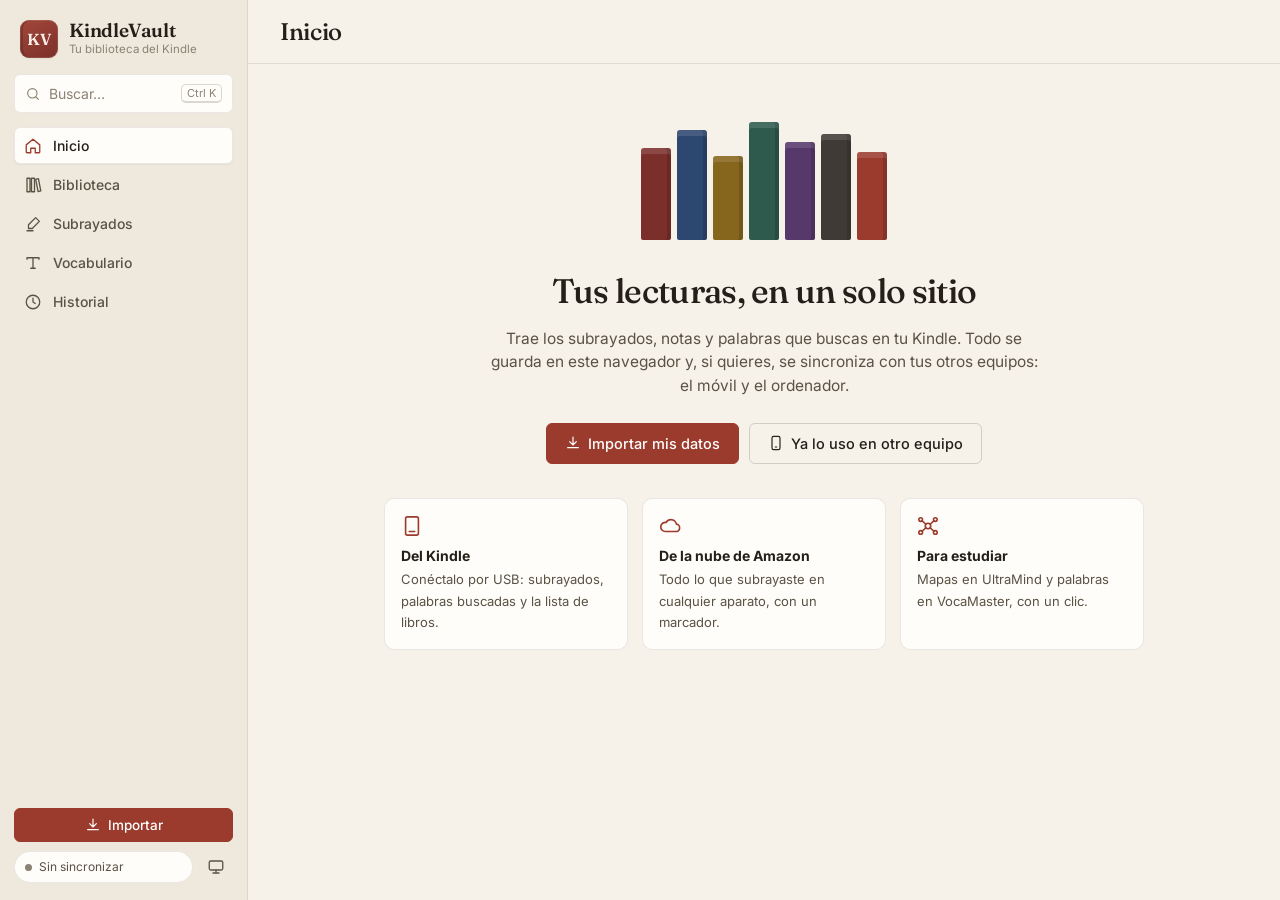
<file: index.html>
<!DOCTYPE html>
<html lang="es">
<head>
<meta charset="UTF-8">
<meta name="viewport" content="width=device-width, initial-scale=1.0, viewport-fit=cover">
<meta name="theme-color" content="#f6f2ea">
<script>try{var t=localStorage.getItem('kindlevault:theme');if(t==='light'||t==='dark')document.documentElement.dataset.theme=t;}catch(e){}</script>
<title>KindleVault</title>
<meta name="description" content="Subrayados, notas y vocabulario de tu Kindle, en el navegador.">
<link rel="manifest" href="manifest.webmanifest">
<link rel="apple-touch-icon" href="icons/apple-touch-icon.png">
<meta name="mobile-web-app-capable" content="yes">
<meta name="apple-mobile-web-app-capable" content="yes">
<meta name="apple-mobile-web-app-title" content="KindleVault">
<link rel="icon" href="data:image/svg+xml,<svg xmlns='http://www.w3.org/2000/svg' viewBox='0 0 64 64'><rect width='64' height='64' rx='8' fill='%23ede6d5'/><text x='32' y='42' font-family='Georgia,serif' font-size='26' font-weight='600' text-anchor='middle' fill='%238b3a2f'>KV</text></svg>">
<link rel="preconnect" href="https://fonts.googleapis.com">
<link rel="preconnect" href="https://fonts.gstatic.com" crossorigin>
<link href="https://fonts.googleapis.com/css2?family=Fraunces:ital,opsz,wght@0,9..144,400;0,9..144,500;0,9..144,600;1,9..144,400&family=Inter:wght@400;500;600&display=swap" rel="stylesheet">
<link rel="stylesheet" href="css/styles.css">
</head>
<body>

<div class="app">
  <!-- Menú lateral (en el móvil, un cajón que se abre con ☰) -->
  <aside class="rail" id="rail" aria-label="Menú">
    <div class="brand">
      <div class="brand-mark">KV</div>
      <div class="brand-text">
        <div class="brand-name">KindleVault</div>
        <div class="brand-sub" id="stats-line">cargando…</div>
      </div>
    </div>
    <button class="search-trigger" id="btn-search" title="Buscar libros, subrayados y palabras (Ctrl+K)">
      <i data-icon="search"></i><span>Buscar…</span><kbd>Ctrl K</kbd>
    </button>
    <nav class="nav" aria-label="Secciones">
      <button class="nav-item" data-tab="home"><i data-icon="home"></i><span>Inicio</span></button>
      <button class="nav-item" data-tab="books"><i data-icon="library"></i><span>Biblioteca</span><span class="nav-count" data-count="books"></span></button>
      <button class="nav-item" data-tab="highlights"><i data-icon="highlight"></i><span>Subrayados</span><span class="nav-count" data-count="highlights"></span></button>
      <button class="nav-item" data-tab="vocab"><i data-icon="words"></i><span>Vocabulario</span><span class="nav-count" data-count="vocab"></span></button>
      <button class="nav-item" data-tab="history"><i data-icon="history"></i><span>Historial</span></button>
    </nav>
    <div class="rail-foot">
      <button id="btn-import" class="btn btn-primary btn-block"><i data-icon="import"></i>Importar</button>
      <button id="btn-rescan" class="btn btn-ghost btn-block hidden" title="Vuelve a leer el Kindle tal como está ahora: libros nuevos, subrayados y palabras"><i data-icon="refresh"></i>Volver a escanear el Kindle</button>
      <div class="rail-row">
        <button id="sync-pill" class="status-pill sync-pill" title="Sincronización">Sincronización</button>
        <button id="btn-theme" class="icon-btn" title="Tema"></button>
      </div>
    </div>
  </aside>
  <div class="rail-scrim" id="rail-scrim"></div>

  <div class="workspace">
    <header class="topbar">
      <button class="icon-btn only-mobile" id="btn-menu" aria-label="Menú"><i data-icon="menu"></i></button>
      <div class="topbar-title">
        <button class="crumb hidden" id="btn-back"><i data-icon="back"></i><span id="back-label">Biblioteca</span></button>
        <h1 id="view-title">Inicio</h1>
      </div>
      <div class="topbar-actions">
        <button id="btn-vocamaster" class="btn btn-ghost hidden"><i data-icon="send"></i><span>Enviar a VocaMaster</span></button>
        <button id="btn-export" class="btn btn-ghost hidden"><i data-icon="export"></i><span>Exportar</span></button>
        <button class="icon-btn only-mobile" id="btn-search-m" aria-label="Buscar"><i data-icon="search"></i></button>
        <button class="icon-btn icon-btn-primary only-mobile" id="btn-import-m" aria-label="Importar"><i data-icon="plus"></i></button>
      </div>
    </header>

    <div id="banner" class="notice hidden" role="status"></div>

    <div class="toolbar hidden" id="toolbar">
      <label class="search-wrap">
        <i data-icon="search"></i>
        <input id="search" type="search" placeholder="Buscar…" autocomplete="off">
      </label>
      <div class="filters" id="filters"></div>
      <div class="toolbar-end">
        <span id="result-count" class="result-count"></span>
        <label class="sort-wrap" title="Orden"><i data-icon="sort"></i><select id="sort" class="select-bare" aria-label="Orden"></select></label>
      </div>
    </div>
    <div id="active-filters" class="active-filters hidden"></div>
    <div id="selection-bar" class="selection-bar hidden"></div>

    <main id="results" class="results"></main>
  </div>

  <!-- Móvil: pestañas abajo -->
  <nav class="tabbar" aria-label="Secciones">
    <button class="tabbar-item" data-tab="home"><i data-icon="home"></i><span>Inicio</span></button>
    <button class="tabbar-item" data-tab="books"><i data-icon="library"></i><span>Libros</span></button>
    <button class="tabbar-item" data-tab="highlights"><i data-icon="highlight"></i><span>Subrayados</span></button>
    <button class="tabbar-item" data-tab="vocab"><i data-icon="words"></i><span>Palabras</span></button>
    <button class="tabbar-item" data-tab="history"><i data-icon="history"></i><span>Historial</span></button>
  </nav>
</div>

<!-- Desplegable de filtros -->
<div id="popover" class="popover hidden" role="dialog"></div>

<!-- Buscador (Ctrl+K) -->
<div id="search-dialog" class="dialog-backdrop palette-backdrop hidden">
  <div class="palette" role="dialog" aria-label="Buscar">
    <label class="palette-input">
      <i data-icon="search"></i>
      <input id="palette-input" type="search" placeholder="Busca un libro, un subrayado o una palabra…" autocomplete="off">
      <kbd>Esc</kbd>
    </label>
    <div id="palette-results" class="palette-results"></div>
  </div>
</div>

<!-- Importar con archivos sueltos (Clippings, vocab.db, cuadernos, nube de Amazon) -->
<input id="kindle-files" type="file" multiple hidden>
<input id="sync-readonly-file" type="file" hidden accept=".json,application/json">

<!-- Diálogo: sincronización -->
<div id="sync-dialog" class="dialog-backdrop hidden">
  <div class="dialog dialog-narrow">
    <header class="dialog-header">
      <h2>Sincronización</h2>
      <button class="btn-close" data-close="sync-dialog" aria-label="Cerrar"><i data-icon="x"></i></button>
    </header>
    <div class="dialog-body" id="sync-body"></div>
  </div>
</div>

<!-- Diálogo: importar -->
<div id="import-dialog" class="dialog-backdrop hidden">
  <div class="dialog dialog-wide">
    <header class="dialog-header">
      <div>
        <h2>Importar</h2>
        <p class="dialog-sub">Elige de dónde traer tus subrayados y palabras. Puedes combinar varias fuentes: lo repetido se junta solo.</p>
      </div>
      <button class="btn-close" data-close="import-dialog" aria-label="Cerrar"><i data-icon="x"></i></button>
    </header>
    <div class="dialog-body">
      <div class="sources">
        <section class="source source-main">
          <div class="source-icon"><i data-icon="kindle"></i></div>
          <div class="source-body">
            <h3>Kindle conectado por USB</h3>
            <p>Lo que subrayas en ese Kindle, las palabras que buscas y la lista de libros que tiene. Solo se lee: nunca se escribe en el Kindle.</p>
            <div class="source-actions">
              <button id="btn-pick-kindle" class="btn btn-primary"><i data-icon="folder"></i>Elegir el Kindle</button>
              <button id="btn-rescan-dialog" class="btn btn-ghost hidden"><i data-icon="refresh"></i>Volver a escanear el de la última vez</button>
            </div>
            <details class="more">
              <summary>Cómo se hace</summary>
              <ol class="steps">
                <li>Conecta el Kindle al ordenador con el cable USB.</li>
                <li>Pulsa <strong>Elegir el Kindle</strong> y selecciona su unidad entera (por ejemplo <code>D:</code>), no una carpeta de dentro.</li>
                <li>Si el navegador pregunta, permite que KindleVault <em>vea</em> los archivos.</li>
              </ol>
              <p id="import-hint">Sin «Elegir el Kindle» (Firefox, Safari, móvil): usa <strong>Elegir archivos</strong> y escoge <code>documents/My Clippings.txt</code> y, para el vocabulario, <code>vocab.db</code> <strong>y</strong> <code>vocab.db-wal</code> (si está) de <code>system/vocabulary</code>, todos a la vez: en <code>vocab.db-wal</code> guarda el Kindle las últimas palabras buscadas. La carpeta <code>system</code> está oculta: activa «Mostrar elementos ocultos» en el Explorador.</p>
            </details>
            <details class="more">
              <summary>¿Tu Kindle no aparece como unidad (<code>D:</code>, <code>E:</code>…)?</summary>
              <p>Los Kindle recientes (por ejemplo, el Paperwhite de 2021 en adelante) se conectan como <em>dispositivo</em>: el Explorador los muestra en «Este equipo» como <strong>Kindle → Internal Storage</strong>, sin letra, y el navegador no puede abrirlos. Hazlo así:</p>
              <ol class="steps">
                <li>En el Explorador, abre <strong>Kindle → Internal Storage → system</strong> y copia la carpeta <code>vocabulary</code> <strong>entera</strong> a tu ordenador (lleva <code>vocab.db</code> y, si existe, <code>vocab.db-wal</code>). Copia también <code>documents/My Clippings.txt</code>.</li>
                <li>Arrastra a esta página la carpeta <code>vocabulary</code> y <code>My Clippings.txt</code>.</li>
              </ol>
              <p>La copia no se actualiza sola: cuando busques palabras nuevas, vuelve a copiarla.</p>
            </details>
          </div>
        </section>

        <section class="source">
          <div class="source-icon"><i data-icon="cloud"></i></div>
          <div class="source-body">
            <h3>Nube de Amazon</h3>
            <p>Todos tus libros con subrayados, también los hechos en el móvil o en otro Kindle y los que no tienes descargados.</p>
            <div class="source-actions">
              <a id="amazon-bookmarklet" class="bookmarklet" href="#" title="Arrástrame a la barra de marcadores"><i data-icon="bookmark"></i>KindleVault: nube de Amazon</a>
            </div>
            <details class="more">
              <summary>Cómo se hace</summary>
              <ol class="steps">
                <li>Arrastra el botón de arriba a tu barra de marcadores (si no la ves: <kbd>Ctrl</kbd>+<kbd>Mayús</kbd>+<kbd>B</kbd>).</li>
                <li>Abre tu cuaderno de Kindle e inicia sesión: <a href="https://read.amazon.com/notebook" target="_blank" rel="noopener">read.amazon.com/notebook</a> (o <a href="https://leer.amazon.es/notebook" target="_blank" rel="noopener">leer.amazon.es/notebook</a>).</li>
                <li>Pulsa el marcador: lee tus libros uno a uno.</li>
                <li>Al terminar, pulsa <strong>Llevar a KindleVault</strong> y se importa solo. Si no se abre, <strong>Descargar el archivo</strong> y ábrelo aquí con <strong>Elegir archivos</strong>.</li>
              </ol>
              <p>¿Ya tenías el marcador? Vuelve a arrastrar este: el antiguo no tiene «Llevar a KindleVault». Solo lee tus páginas de Amazon con tu sesión.</p>
            </details>
          </div>
        </section>

        <section class="source">
          <div class="source-icon"><i data-icon="laptop"></i></div>
          <div class="source-body">
            <h3>App Kindle (ordenador o móvil)</h3>
            <p>El cuaderno de un libro, con sus capítulos: en la app, <strong>Cuaderno → Exportar cuaderno</strong> (estilo de cita «Ninguno») y abre aquí el <code>.html</code>.</p>
          </div>
        </section>

        <section class="source">
          <div class="source-icon"><i data-icon="database"></i></div>
          <div class="source-body">
            <h3>Kindle Mate y otros archivos</h3>
            <p>Lo que exportaste de Kindle Mate (<code>.db</code> y <code>.txt</code>), un <code>My Clippings.txt</code>, un <code>vocab.db</code> o tu archivo de sincronización.</p>
          </div>
        </section>
      </div>

      <div class="dropzone" id="dropzone">
        <i data-icon="import"></i>
        <div>
          <strong>Suelta aquí archivos o una carpeta</strong>
          <span>o</span>
          <button id="btn-pick-files" class="btn btn-ghost btn-sm"><i data-icon="file"></i>Elegir archivos…</button>
        </div>
        <span class="dropzone-hint">Puedes elegir varios a la vez. También puedes soltarlos en cualquier parte de la página.</span>
      </div>
    </div>
  </div>
</div>

<!-- Diálogo: exportar -->
<div id="export-dialog" class="dialog-backdrop hidden">
  <div class="dialog">
    <header class="dialog-header">
      <h2 id="export-title">Exportar</h2>
      <button class="btn-close" data-close="export-dialog" aria-label="Cerrar"><i data-icon="x"></i></button>
    </header>
    <div class="dialog-body">
      <div class="row">
        <label class="label" for="export-format">Formato</label>
        <select id="export-format" class="select">
          <option value="ultramind" id="opt-format-ultramind">UltraMind — mapa mental</option>
          <option value="markdown">Markdown — para gitMind / Obsidian</option>
          <option value="txt">Texto plano</option>
          <option value="csv">CSV (Excel)</option>
          <option value="json">JSON</option>
        </select>
        <div class="hint hidden" id="format-hint-ultramind">Un mapa por libro: el título es el tema central y cada subrayado, una rama. Solo van los subrayados; las notas que escribiste en el Kindle quedan en la nota de su rama. Pulsa <strong>🧠 Abrir en UltraMind</strong> y el mapa se crea allí solo. También puedes descargar el archivo y abrirlo en UltraMind con <strong>Abrir o importar</strong>.</div>
        <div class="um-send hidden" id="ultramind-send"></div>
        <div class="hint hidden" id="format-hint-vocab">Para estudiar estas palabras en VocaMaster, usa mejor el botón <strong>Enviar a VocaMaster</strong>: VocaMaster no lee bien este CSV.</div>
      </div>
      <div class="row" id="row-presets">
        <label class="label">Preset rápido</label>
        <div class="preset-group">
          <button class="btn-preset" data-preset="full">Completo</button>
          <button class="btn-preset" data-preset="text-only">Solo texto</button>
          <button class="btn-preset" data-preset="study">Para estudio</button>
        </div>
        <div class="hint">“Solo texto” exporta el contenido sin libro, autor, ubicación ni fecha.</div>
      </div>
      <div class="opt-section" id="opt-highlights">
        <div class="opt-section-title">Datos de cada subrayado o nota</div>
        <div class="opt-grid">
          <label class="check-item"><input type="checkbox" data-opt="include_book_title" checked> <span>Título del libro</span></label>
          <label class="check-item"><input type="checkbox" data-opt="include_author" checked> <span>Autor</span></label>
          <label class="check-item"><input type="checkbox" data-opt="include_language" checked> <span>Idioma</span></label>
          <label class="check-item"><input type="checkbox" data-opt="include_location" checked> <span>Ubicación / página</span></label>
          <label class="check-item"><input type="checkbox" data-opt="include_date" checked> <span>Fecha</span></label>
          <label class="check-item"><input type="checkbox" data-opt="include_type" checked> <span>Tipo (subrayado/nota)</span></label>
        </div>
      </div>
      <div class="opt-section" id="opt-vocab">
        <div class="opt-section-title">Datos de cada palabra</div>
        <div class="opt-grid">
          <label class="check-item"><input type="checkbox" data-opt="include_context" checked> <span>Frase de contexto</span></label>
          <label class="check-item"><input type="checkbox" data-opt="include_word_language" checked> <span>Idioma de la palabra</span></label>
          <label class="check-item"><input type="checkbox" data-opt="include_source_book" checked> <span>Libro de origen</span></label>
          <label class="check-item"><input type="checkbox" data-opt="include_lookup_date" checked> <span>Fecha de búsqueda</span></label>
        </div>
      </div>
      <div class="opt-section" id="opt-structure">
        <div class="opt-section-title">Estructura del archivo</div>
        <div class="opt-grid">
          <label class="check-item"><input type="checkbox" data-opt="group_by_book" checked> <span>Agrupar por libro</span></label>
          <label class="check-item"><input type="checkbox" data-opt="include_front_matter" checked> <span>Cabecera YAML</span></label>
          <label class="check-item"><input type="checkbox" data-opt="include_main_heading" checked> <span>Título principal</span></label>
        </div>
      </div>
      <div class="preview-block">
        <div class="opt-section-title">Vista previa <span id="export-count" class="muted"></span></div>
        <pre id="export-preview"></pre>
      </div>
    </div>
    <footer class="dialog-footer">
      <button id="btn-copy-export" class="btn">Copiar</button>
      <button id="btn-do-export" class="btn btn-primary">Descargar archivo</button>
    </footer>
  </div>
</div>

<!-- Diálogo: enviar a VocaMaster -->
<div id="vocamaster-dialog" class="dialog-backdrop hidden">
  <div class="dialog">
    <header class="dialog-header">
      <h2>Enviar a VocaMaster</h2>
      <button class="btn-close" data-close="vocamaster-dialog" aria-label="Cerrar"><i data-icon="x"></i></button>
    </header>
    <div class="dialog-body">
      <div id="vm-scope" class="vm-scope hidden">
        <label class="check-item"><input type="radio" name="vm-scope" value="selected" checked> <span id="vm-scope-selected">Solo las palabras que he elegido</span></label>
        <label class="check-item"><input type="radio" name="vm-scope" value="filtered"> <span>Todas las de la lista (con los filtros que tengas puestos)</span></label>
      </div>
      <div class="opt-grid vm-options">
        <label class="check-item"><input type="checkbox" id="vm-base-form" checked> <span>Forma base («run», no «ran»)</span></label>
        <label class="check-item" id="vm-include-sent-row"><input type="checkbox" id="vm-include-sent"> <span>Incluir las ya enviadas</span></label>
        <label class="check-item"><input type="checkbox" id="vm-with-context" checked> <span>Con la frase del libro como ejemplo</span></label>
        <label class="check-item"><input type="checkbox" id="vm-all-sentences"> <span>Todas sus frases (si la buscaste varias veces)</span></label>
      </div>
      <p class="hint" id="vm-hint"></p>
      <div id="vm-send" class="vm-send"></div>
      <details class="vm-manual">
        <summary>Copiar y pegar a mano (si VocaMaster no se abre)</summary>
        <ol class="steps">
          <li>Pulsa <strong>Copiar</strong> en un bloque.</li>
          <li>En VocaMaster, con el idioma del bloque elegido, pulsa <strong>+</strong> → <strong>Vocabulario</strong> → <strong>✍️ Pegar Texto</strong>, pega y pulsa <strong>🚀 Procesar Texto</strong>.</li>
          <li>Repite con el siguiente bloque.</li>
        </ol>
        <label class="check-item"><input type="checkbox" id="vm-by-book"> <span>Un bloque por libro (cada libro, su lista)</span></label>
        <div id="vm-blocks" class="vm-blocks"></div>
      </details>
    </div>
  </div>
</div>

<div id="toast" class="toast hidden" role="status"></div>

<script type="module" src="js/app.js"></script>
</body>
</html>
</file>
<file: css/styles.css>
/* ============================================================
   KindleVault — biblioteca personal
   Papel cálido, tinta y un rojo de lomo de libro. Letra con remates
   (Fraunces) para lo que se lee; Inter para los mandos.
   ============================================================ */

:root {
  --bg: #f6f2ea;
  --rail-bg: #efe9dd;
  --surface: #fffdf9;
  --surface-2: #f3eee4;
  --surface-3: #e8e1d3;
  --text: #241f18;
  --text-2: #5a5244;
  --text-3: #8b8273;
  --border: rgba(52, 40, 20, 0.10);
  --border-strong: rgba(52, 40, 20, 0.18);
  --accent: #9b3b2d;
  --accent-hover: #842f23;
  --accent-bg: #f5e6df;
  --accent-text: #7a2c21;
  --ink: #2c4770;
  --ink-bg: #e6ecf5;
  --marker: #fbe39a;
  --marker-soft: rgba(251, 214, 110, 0.38);
  --success: #3e6b33;
  --success-bg: #e5eedc;
  --warning: #8a5a07;
  --warning-bg: #f7ebc9;
  --danger: #a1372b;
  --danger-bg: #f6dfda;
  --shadow-sm: 0 1px 2px rgba(52, 40, 20, 0.06);
  --shadow: 0 1px 2px rgba(52, 40, 20, 0.05), 0 6px 18px rgba(52, 40, 20, 0.07);
  --shadow-lg: 0 24px 60px rgba(30, 22, 10, 0.22);
  --scrim: rgba(30, 24, 14, 0.42);

  --serif: 'Fraunces', 'Iowan Old Style', Georgia, 'Times New Roman', serif;
  --sans: 'Inter', -apple-system, BlinkMacSystemFont, 'Segoe UI', Roboto, sans-serif;
  --mono: ui-monospace, 'SF Mono', Menlo, Consolas, monospace;

  --r-sm: 6px;
  --r: 10px;
  --r-lg: 14px;
  --rail-w: 248px;
  --topbar-h: 64px;
  --pad: 32px;
  color-scheme: light;
}

@media (prefers-color-scheme: dark) {
  :root:not([data-theme="light"]) {
    --bg: #15130f; --rail-bg: #1a1813; --surface: #1f1c17; --surface-2: #27231d; --surface-3: #332e26;
    --text: #ede7da; --text-2: #bdb4a2; --text-3: #8a8170;
    --border: rgba(237, 231, 218, 0.08); --border-strong: rgba(237, 231, 218, 0.16);
    --accent: #e0907a; --accent-hover: #eaa592; --accent-bg: #3a2620; --accent-text: #f0b6a5;
    --ink: #9db6dc; --ink-bg: #1f2a3a; --marker: #6b5a1f; --marker-soft: rgba(230, 190, 80, 0.20);
    --success: #a9c98c; --success-bg: #223020; --warning: #e4bd6b; --warning-bg: #3a2e12;
    --danger: #ec9a8d; --danger-bg: #3b1f1b;
    --shadow-sm: 0 1px 2px rgba(0, 0, 0, 0.3); --shadow: 0 1px 2px rgba(0, 0, 0, 0.3), 0 8px 22px rgba(0, 0, 0, 0.35);
    --shadow-lg: 0 24px 60px rgba(0, 0, 0, 0.6); --scrim: rgba(0, 0, 0, 0.55);
    color-scheme: dark;
  }
}
:root[data-theme="dark"] {
  --bg: #15130f; --rail-bg: #1a1813; --surface: #1f1c17; --surface-2: #27231d; --surface-3: #332e26;
  --text: #ede7da; --text-2: #bdb4a2; --text-3: #8a8170;
  --border: rgba(237, 231, 218, 0.08); --border-strong: rgba(237, 231, 218, 0.16);
  --accent: #e0907a; --accent-hover: #eaa592; --accent-bg: #3a2620; --accent-text: #f0b6a5;
  --ink: #9db6dc; --ink-bg: #1f2a3a; --marker: #6b5a1f; --marker-soft: rgba(230, 190, 80, 0.20);
  --success: #a9c98c; --success-bg: #223020; --warning: #e4bd6b; --warning-bg: #3a2e12;
  --danger: #ec9a8d; --danger-bg: #3b1f1b;
  --shadow-sm: 0 1px 2px rgba(0, 0, 0, 0.3); --shadow: 0 1px 2px rgba(0, 0, 0, 0.3), 0 8px 22px rgba(0, 0, 0, 0.35);
  --shadow-lg: 0 24px 60px rgba(0, 0, 0, 0.6); --scrim: rgba(0, 0, 0, 0.55);
  color-scheme: dark;
}

/* ---------- Base ---------- */
* { box-sizing: border-box; }
html, body { margin: 0; height: 100%; }
body {
  background: var(--bg);
  color: var(--text);
  font-family: var(--sans);
  font-size: 14px;
  line-height: 1.5;
  -webkit-font-smoothing: antialiased;
  overflow: hidden;
}
button { font: inherit; color: inherit; cursor: pointer; }
input, select, textarea { font: inherit; color: var(--text); }
a { color: var(--accent); }
::selection { background: var(--marker); color: var(--text); }
.hidden { display: none !important; }
.muted { color: var(--text-3); }
code { font-family: var(--mono); font-size: 0.86em; background: var(--surface-2); border: 1px solid var(--border); border-radius: 4px; padding: 0 4px; }
kbd { font-family: var(--sans); font-size: 11px; color: var(--text-3); border: 1px solid var(--border-strong); border-bottom-width: 2px; border-radius: 5px; padding: 0 5px; background: var(--surface); }
.ic { width: 18px; height: 18px; flex-shrink: 0; display: block; }
:focus-visible { outline: 2px solid var(--accent); outline-offset: 2px; }

/* ---------- Esqueleto ---------- */
.app {
  display: grid;
  grid-template-columns: var(--rail-w) minmax(0, 1fr);
  height: 100vh;
  height: 100dvh;
}
.workspace { display: flex; flex-direction: column; min-width: 0; min-height: 0; }

/* Menú lateral */
.rail {
  background: var(--rail-bg);
  border-right: 1px solid var(--border);
  display: flex; flex-direction: column;
  padding: 18px 14px 16px;
  min-height: 0; overflow-y: auto;
}
.brand { display: flex; align-items: center; gap: 11px; padding: 2px 6px 16px; }
.brand-mark {
  width: 38px; height: 38px; border-radius: 9px; flex-shrink: 0;
  display: grid; place-items: center;
  background: linear-gradient(150deg, #a3483a, #7b2f2a);
  color: #fbeee6; font-family: var(--serif); font-weight: 600; font-size: 16px; letter-spacing: 0.02em;
  box-shadow: inset 0 0 0 1px rgba(255, 255, 255, 0.12), inset 3px 0 0 rgba(0, 0, 0, 0.18), var(--shadow-sm);
}
.brand-text { min-width: 0; }
.brand-name { font-family: var(--serif); font-size: 19px; font-weight: 600; letter-spacing: -0.01em; line-height: 1.1; }
.brand-sub { font-size: 11.5px; color: var(--text-3); white-space: nowrap; overflow: hidden; text-overflow: ellipsis; }

.search-trigger {
  display: flex; align-items: center; gap: 8px; width: 100%;
  margin: 0 0 14px; padding: 8px 10px;
  background: var(--surface); color: var(--text-3);
  border: 1px solid var(--border); border-radius: var(--r-sm); text-align: left;
  transition: border-color .15s, box-shadow .15s;
}
.search-trigger span { flex: 1; }
.search-trigger:hover { border-color: var(--border-strong); box-shadow: var(--shadow-sm); }
.search-trigger .ic { width: 16px; height: 16px; }

.nav { display: flex; flex-direction: column; gap: 2px; }
.nav-item {
  display: flex; align-items: center; gap: 11px;
  padding: 8px 10px; border: 0; border-radius: var(--r-sm);
  background: none; color: var(--text-2); font-weight: 500; text-align: left;
  transition: background .12s, color .12s;
}
.nav-item span:first-of-type { flex: 1; }
.nav-item:hover { background: var(--surface-2); color: var(--text); }
.nav-item.active { background: var(--surface); color: var(--text); box-shadow: var(--shadow-sm), inset 0 0 0 1px var(--border); }
.nav-item.active .ic { color: var(--accent); }
.nav-count { font-size: 11.5px; color: var(--text-3); font-variant-numeric: tabular-nums; }

.rail-foot { margin-top: auto; padding-top: 18px; display: flex; flex-direction: column; gap: 8px; }
.rail-row { display: flex; align-items: center; gap: 6px; }
.rail-row .sync-pill { flex: 1; min-width: 0; }
.rail-scrim { display: none; }

/* Barra superior */
.topbar {
  height: var(--topbar-h); flex-shrink: 0;
  display: flex; align-items: center; gap: 14px;
  padding: 0 var(--pad);
  border-bottom: 1px solid var(--border);
  background: var(--bg);
}
.topbar-title { flex: 1; min-width: 0; display: flex; align-items: baseline; gap: 12px; }
.topbar-title h1 {
  margin: 0; font-family: var(--serif); font-weight: 500; font-size: 24px; letter-spacing: -0.015em;
  white-space: nowrap; overflow: hidden; text-overflow: ellipsis;
}
.crumb {
  display: inline-flex; align-items: center; gap: 4px; flex-shrink: 0;
  border: 0; background: none; padding: 4px 6px 4px 2px; border-radius: var(--r-sm);
  color: var(--text-3); font-size: 13px; font-weight: 500;
}
.crumb:hover { color: var(--text); background: var(--surface-2); }
.crumb .ic { width: 16px; height: 16px; }
.topbar-actions { display: flex; align-items: center; gap: 8px; }
.only-mobile { display: none !important; }

/* Barra de filtros */
.toolbar {
  display: flex; align-items: center; flex-wrap: wrap; gap: 8px 10px;
  padding: 12px var(--pad);
  border-bottom: 1px solid var(--border);
  background: var(--bg);
}
.search-wrap {
  position: relative; display: flex; align-items: center;
  flex: 0 1 300px; min-width: 180px;
}
.search-wrap .ic { position: absolute; left: 10px; width: 16px; height: 16px; color: var(--text-3); pointer-events: none; }
.search-wrap input {
  width: 100%; padding: 7px 10px 7px 32px;
  background: var(--surface); border: 1px solid var(--border-strong); border-radius: var(--r-sm);
  outline: none; transition: border-color .15s, box-shadow .15s;
}
.search-wrap input:focus { border-color: var(--accent); box-shadow: 0 0 0 3px var(--accent-bg); }
.filters { display: flex; flex-wrap: wrap; gap: 6px; flex: 1; min-width: 0; }
.toolbar-end { display: flex; align-items: center; gap: 12px; margin-left: auto; }
.result-count { font-size: 12.5px; color: var(--text-3); white-space: nowrap; font-variant-numeric: tabular-nums; }
.sort-wrap { display: flex; align-items: center; gap: 4px; color: var(--text-3); cursor: pointer; }
.sort-wrap .ic { width: 15px; height: 15px; }
.select-bare { border: 0; background: none; color: var(--text-2); font-size: 13px; font-weight: 500; cursor: pointer; padding: 4px 2px; }
.select-bare:focus { outline: none; color: var(--text); }

.chip {
  display: inline-flex; align-items: center; gap: 6px;
  padding: 5px 10px; border-radius: 999px;
  border: 1px solid var(--border-strong); background: var(--surface);
  color: var(--text-2); font-size: 12.5px; font-weight: 500; white-space: nowrap;
  transition: border-color .12s, background .12s, color .12s;
}
.chip:hover { border-color: var(--text-3); color: var(--text); }
.chip .ic { width: 14px; height: 14px; }
.chip.on { background: var(--accent-bg); border-color: transparent; color: var(--accent-text); }
.chip .chip-count { color: var(--text-3); font-variant-numeric: tabular-nums; }
.chip.on .chip-count { color: inherit; opacity: 0.75; }
.chip.toggle.on .ic { color: var(--accent); }

.active-filters {
  display: flex; align-items: center; flex-wrap: wrap; gap: 6px;
  padding: 8px var(--pad); font-size: 12.5px; color: var(--text-3);
  border-bottom: 1px solid var(--border); background: var(--surface-2);
}
.pill-x {
  display: inline-flex; align-items: center; gap: 4px; max-width: 320px;
  padding: 2px 4px 2px 9px; border-radius: 999px; border: 0;
  background: var(--surface); color: var(--text-2); font-size: 12px; box-shadow: inset 0 0 0 1px var(--border-strong);
}
.pill-x span { overflow: hidden; text-overflow: ellipsis; white-space: nowrap; }
.pill-x .ic { width: 14px; height: 14px; color: var(--text-3); }
.pill-x:hover .ic { color: var(--danger); }

/* Desplegable */
.popover {
  position: fixed; z-index: 70;
  width: 300px; max-width: calc(100vw - 24px); max-height: min(440px, 70vh);
  display: flex; flex-direction: column;
  background: var(--surface); border: 1px solid var(--border-strong); border-radius: var(--r);
  box-shadow: var(--shadow-lg); overflow: hidden;
  animation: pop .12s ease-out;
}
@keyframes pop { from { opacity: 0; transform: translateY(-4px); } to { opacity: 1; transform: none; } }
.pop-head { padding: 10px; border-bottom: 1px solid var(--border); }
.pop-head input { width: 100%; padding: 6px 9px; border-radius: var(--r-sm); border: 1px solid var(--border-strong); background: var(--surface-2); outline: none; }
.pop-head input:focus { border-color: var(--accent); background: var(--surface); }
.pop-list { overflow-y: auto; padding: 6px; }
.pop-item {
  display: flex; align-items: center; gap: 9px; width: 100%;
  padding: 6px 8px; border-radius: var(--r-sm); cursor: pointer; font-size: 13px;
}
.pop-item:hover { background: var(--surface-2); }
.pop-item input { accent-color: var(--accent); margin: 0; flex-shrink: 0; }
.pop-item .pop-label { flex: 1; min-width: 0; overflow: hidden; text-overflow: ellipsis; white-space: nowrap; }
.pop-item .pop-count { font-size: 11.5px; color: var(--text-3); font-variant-numeric: tabular-nums; }
.pop-sep { height: 1px; background: var(--border); margin: 6px 4px; }
.pop-note { font-size: 12px; color: var(--text-3); padding: 4px 8px 8px; }
.pop-foot { display: flex; gap: 6px; justify-content: space-between; padding: 8px 10px; border-top: 1px solid var(--border); background: var(--surface-2); }

/* Contenido */
.results { flex: 1; min-height: 0; overflow-y: auto; padding: 28px var(--pad) 72px; scroll-behavior: smooth; }
.stack { max-width: 820px; margin: 0 auto; display: flex; flex-direction: column; gap: 14px; }

/* ---------- Botones ---------- */
.btn {
  display: inline-flex; align-items: center; justify-content: center; gap: 7px;
  padding: 8px 14px; border-radius: var(--r-sm);
  border: 1px solid var(--border-strong); background: var(--surface);
  color: var(--text); font-weight: 500; font-size: 13.5px; line-height: 1.2; white-space: nowrap;
  transition: background .12s, border-color .12s, color .12s, box-shadow .12s, transform .06s;
}
.btn:hover { border-color: var(--text-3); box-shadow: var(--shadow-sm); }
.btn:active { transform: translateY(1px); }
.btn:disabled { opacity: 0.5; cursor: not-allowed; box-shadow: none; }
.btn .ic { width: 16px; height: 16px; }
.btn-primary { background: var(--accent); border-color: var(--accent); color: #fff; }
.btn-primary:hover { background: var(--accent-hover); border-color: var(--accent-hover); }
:root[data-theme="dark"] .btn-primary { color: #1b120e; }
@media (prefers-color-scheme: dark) { :root:not([data-theme="light"]) .btn-primary { color: #1b120e; } }
.btn-ghost { background: transparent; }
.btn-ghost:hover { background: var(--surface); }
.btn-accent { background: var(--ink); border-color: var(--ink); color: #fff; }
.btn-sm { padding: 5px 10px; font-size: 12.5px; }
.btn-block { width: 100%; }
.btn.danger { color: var(--danger); }
.btn.danger:hover { background: var(--danger-bg); border-color: var(--danger); }
.icon-btn {
  display: inline-grid; place-items: center; flex-shrink: 0;
  width: 34px; height: 34px; border-radius: var(--r-sm);
  border: 0; background: transparent; color: var(--text-2);
  transition: background .12s, color .12s;
}
.icon-btn:hover { background: var(--surface-2); color: var(--text); }
.icon-btn .ic { width: 18px; height: 18px; }
.icon-btn-primary { background: var(--accent); color: #fff; }
.icon-btn-primary:hover { background: var(--accent-hover); color: #fff; }
.link-btn { border: 0; background: none; padding: 0; color: var(--text-2); font-size: 12.5px; text-decoration: underline; text-decoration-color: var(--border-strong); text-underline-offset: 3px; }
.link-btn:hover { color: var(--accent); text-decoration-color: currentColor; }

/* Estado de la sincronización */
.status-pill {
  display: inline-flex; align-items: center; gap: 7px;
  padding: 6px 10px; border-radius: 999px;
  border: 1px solid var(--border); background: var(--surface);
  color: var(--text-2); font-size: 12px; text-align: left;
  white-space: nowrap; overflow: hidden; text-overflow: ellipsis;
}
.status-pill::before { content: ''; width: 7px; height: 7px; border-radius: 50%; background: var(--text-3); flex-shrink: 0; }
.status-pill:hover { border-color: var(--border-strong); }
.status-pill.connected::before { background: #4f9a46; }
.status-pill.attention { background: var(--warning-bg); color: var(--warning); border-color: transparent; }
.status-pill.attention::before { background: var(--warning); }
.status-pill.failed { background: var(--danger-bg); color: var(--danger); border-color: transparent; }
.status-pill.failed::before { background: var(--danger); }
.status-pill.busy::before { background: var(--ink); animation: blink 1s infinite; }
@keyframes blink { 50% { opacity: 0.3; } }

/* ---------- Avisos ---------- */
.notice {
  margin: 14px var(--pad) 0;
  display: flex; gap: 12px; align-items: flex-start;
  padding: 12px 14px; border-radius: var(--r);
  background: var(--surface); border: 1px solid var(--border-strong); box-shadow: var(--shadow);
  animation: pop .18s ease-out;
}
.notice-icon { width: 30px; height: 30px; border-radius: 50%; display: grid; place-items: center; flex-shrink: 0; background: var(--ink-bg); color: var(--ink); }
.notice-icon .ic { width: 16px; height: 16px; }
.notice.success .notice-icon { background: var(--success-bg); color: var(--success); }
.notice.warning .notice-icon { background: var(--warning-bg); color: var(--warning); }
.notice.error .notice-icon { background: var(--danger-bg); color: var(--danger); }
.notice-body { flex: 1; min-width: 0; }
.notice h3 { margin: 4px 0 2px; font-size: 14px; font-weight: 600; }
.notice-chips { display: flex; flex-wrap: wrap; gap: 6px; margin: 6px 0 2px; }
.stat-chip { font-size: 12px; padding: 2px 9px; border-radius: 999px; background: var(--surface-2); color: var(--text-2); font-variant-numeric: tabular-nums; }
.stat-chip strong { color: var(--text); font-weight: 600; }
.notice-msg { white-space: pre-line; font-size: 13px; color: var(--text-2); }
.notice-more { margin-top: 4px; }
.notice-more summary { cursor: pointer; font-size: 12.5px; color: var(--text-3); width: fit-content; }
.notice-more summary:hover { color: var(--text); }
.notice-more .notice-msg { margin-top: 6px; padding-left: 10px; border-left: 2px solid var(--border-strong); }
.notice-fail { font-size: 12.5px; margin-top: 6px; color: var(--danger); }
.notice pre { font-family: var(--mono); font-size: 11.5px; background: var(--surface-2); padding: 6px 8px; border-radius: var(--r-sm); white-space: pre-wrap; margin: 4px 0; }
.notice-actions { display: flex; flex-wrap: wrap; gap: 8px; margin-top: 10px; }
.notice-close { margin: -4px -6px 0 0; }

.toast {
  position: fixed; left: 50%; bottom: 24px; transform: translateX(-50%);
  z-index: 120; max-width: min(560px, calc(100vw - 32px));
  padding: 10px 16px; border-radius: var(--r);
  background: #23201a; color: #f6f1e6; font-size: 13px; box-shadow: var(--shadow-lg);
  animation: toastIn .2s ease-out;
}
:root[data-theme="dark"] .toast { background: #efe8da; color: #1d1a15; }
@media (prefers-color-scheme: dark) { :root:not([data-theme="light"]) .toast { background: #efe8da; color: #1d1a15; } }
@keyframes toastIn { from { opacity: 0; transform: translate(-50%, 8px); } }

/* ---------- Vacíos y bienvenida ---------- */
.empty { text-align: center; padding: 64px 20px; color: var(--text-3); }
.empty .ic { width: 34px; height: 34px; margin: 0 auto 10px; color: var(--text-3); opacity: 0.7; }
.empty p { margin: 0 0 12px; }
.empty-title { font-family: var(--serif); font-size: 19px; color: var(--text-2); margin-bottom: 4px !important; }

.welcome { max-width: 760px; margin: 28px auto; text-align: center; }
.welcome-art { display: flex; justify-content: center; align-items: flex-end; gap: 6px; height: 120px; margin-bottom: 26px; }
.welcome-art span { width: 30px; border-radius: 3px 3px 2px 2px; box-shadow: inset -4px 0 0 rgba(0,0,0,.14), inset 0 6px 0 rgba(255,255,255,.12); }
.welcome h2 { font-family: var(--serif); font-weight: 500; font-size: 34px; letter-spacing: -0.02em; margin: 0 0 10px; }
.welcome > p { font-size: 15.5px; color: var(--text-2); max-width: 560px; margin: 0 auto 26px; }
.welcome-actions { display: flex; flex-wrap: wrap; justify-content: center; gap: 10px; margin-bottom: 34px; }
.welcome-actions .btn { padding: 11px 18px; font-size: 14.5px; }
.welcome-steps { display: grid; grid-template-columns: repeat(3, 1fr); gap: 14px; text-align: left; }
.welcome-step { padding: 16px; border-radius: var(--r); background: var(--surface); border: 1px solid var(--border); }
.welcome-step .ic { width: 22px; height: 22px; color: var(--accent); margin-bottom: 8px; }
.welcome-step strong { display: block; margin-bottom: 2px; }
.welcome-step span { font-size: 13px; color: var(--text-2); }

.load-more { display: flex; margin: 18px auto 0; }

/* ---------- Subrayados ---------- */
.h-card {
  position: relative;
  background: var(--surface); border: 1px solid var(--border); border-radius: var(--r-lg);
  padding: 20px 22px 14px;
  box-shadow: var(--shadow-sm);
  transition: box-shadow .15s, border-color .15s;
}
.h-card:hover { box-shadow: var(--shadow); border-color: var(--border-strong); }
.h-card.flash { animation: flash 1.6s ease-out; }
@keyframes flash { 0%, 30% { box-shadow: 0 0 0 3px var(--marker), var(--shadow); } }
.h-content {
  margin: 0; font-family: var(--serif); font-size: 17px; line-height: 1.6; color: var(--text);
  font-variation-settings: 'opsz' 18;
}
.h-content::before { content: ''; float: left; width: 3px; height: 1.1em; margin: 0.3em 10px 0 -12px; background: var(--marker); border-radius: 2px; }
.h-card.note .h-content { font-family: var(--sans); font-size: 15px; font-style: normal; }
.h-card.note .h-content::before { background: var(--ink); }
.h-content.empty-content { font-family: var(--sans); font-size: 13.5px; color: var(--text-3); font-style: italic; }
.h-content.empty-content::before { display: none; }
.h-card.superseded { opacity: 0.7; }
.h-parent { margin: 0 0 10px; padding: 8px 12px; border-left: 3px solid var(--marker); background: var(--surface-2); border-radius: 0 var(--r-sm) var(--r-sm) 0; font-family: var(--serif); font-size: 14px; color: var(--text-2); }
.h-note {
  margin-top: 12px; padding: 9px 12px; border-radius: var(--r-sm);
  background: var(--ink-bg); color: var(--text); font-size: 13.5px;
}
.h-note-label { display: flex; align-items: center; gap: 5px; font-size: 11px; font-weight: 600; text-transform: uppercase; letter-spacing: 0.06em; color: var(--ink); margin-bottom: 2px; }
.h-note-label .ic { width: 13px; height: 13px; }
.h-foot { display: flex; align-items: center; gap: 10px; margin-top: 12px; min-height: 30px; }
.h-src { flex: 1; min-width: 0; display: flex; align-items: center; gap: 8px; font-size: 12.5px; color: var(--text-3); }
.h-src-dot { width: 10px; height: 14px; border-radius: 2px; flex-shrink: 0; background: linear-gradient(150deg, var(--c1), var(--c2)); }
.h-src-text { flex: 0 1 auto; min-width: 0; overflow: hidden; text-overflow: ellipsis; white-space: nowrap; }
.h-src button { border: 0; background: none; padding: 0; color: var(--text-2); font-weight: 500; flex: 0 1 auto; min-width: 0; max-width: 68%; white-space: nowrap; overflow: hidden; text-overflow: ellipsis; text-align: left; }
.h-src button:hover { color: var(--accent); text-decoration: underline; }
.h-tags { display: inline-flex; gap: 4px; }
.tag { font-size: 10.5px; font-weight: 600; letter-spacing: 0.04em; text-transform: uppercase; padding: 2px 6px; border-radius: 4px; background: var(--surface-2); color: var(--text-3); white-space: nowrap; }
.tag.note { background: var(--ink-bg); color: var(--ink); }
.tag.warn { background: var(--warning-bg); color: var(--warning); }
.tag.bad { background: var(--danger-bg); color: var(--danger); }
.card-actions { display: flex; gap: 2px; opacity: 0.55; transition: opacity .15s; }
.h-card:hover .card-actions, .v-card:hover .card-actions, .card-actions:focus-within { opacity: 1; }
.card-actions .icon-btn { width: 30px; height: 30px; }
.card-actions .icon-btn .ic { width: 16px; height: 16px; }
.h-translation, .v-translation {
  margin-top: 10px; padding: 9px 12px; border-radius: var(--r-sm);
  background: var(--surface-2); font-size: 13.5px; color: var(--text-2);
}
.tr-sentence { font-style: italic; }
.h-translation a, .v-translation a { color: var(--accent); }

/* ---------- Vocabulario ---------- */
.v-card {
  display: grid; grid-template-columns: auto minmax(150px, 210px) minmax(0, 1fr) auto; gap: 4px 16px; align-items: start;
  background: var(--surface); border: 1px solid var(--border); border-radius: var(--r-lg);
  padding: 14px 14px 12px 16px; box-shadow: var(--shadow-sm);
  transition: box-shadow .15s, border-color .15s;
}
.v-card:hover { box-shadow: var(--shadow); border-color: var(--border-strong); }
.v-card.selected { border-color: var(--accent); box-shadow: 0 0 0 1px var(--accent), var(--shadow-sm); }
.v-cb { margin: 6px 0 0; width: 16px; height: 16px; accent-color: var(--accent); cursor: pointer; }
.v-head { min-width: 0; }
.v-word { font-family: var(--serif); font-size: 21px; font-weight: 500; line-height: 1.2; letter-spacing: -0.01em; overflow-wrap: anywhere; }
.v-sub { display: flex; align-items: center; flex-wrap: wrap; gap: 6px; margin-top: 4px; font-size: 12px; color: var(--text-3); }
.v-body { min-width: 0; }
.v-context { font-family: var(--serif); font-size: 15px; line-height: 1.55; color: var(--text-2); }
.v-context mark { background: linear-gradient(transparent 12%, var(--marker) 12%, var(--marker) 88%, transparent 88%); color: var(--text); padding: 0 2px; border-radius: 2px; }
.v-source { margin-top: 6px; font-size: 12px; color: var(--text-3); }
.v-source button { border: 0; background: none; padding: 0; color: var(--text-2); font-weight: 500; font-size: inherit; }
.v-source button:hover { color: var(--accent); text-decoration: underline; }
.v-side { display: flex; flex-direction: column; align-items: flex-end; gap: 6px; }
.v-status { font-size: 11px; font-weight: 600; padding: 2px 8px; border-radius: 999px; white-space: nowrap; }
.v-status-sent { background: var(--ink-bg); color: var(--ink); }
.v-status-known { background: var(--success-bg); color: var(--success); }
.v-status-ignored { background: var(--surface-2); color: var(--text-3); }
.v-times { margin-top: 6px; padding: 0; border: 0; background: none; font-size: 12px; font-weight: 600; color: var(--accent); }
.v-times:hover { text-decoration: underline; }
.v-times-list { list-style: none; margin: 6px 0 0; padding: 8px 10px; font-size: 12px; color: var(--text-2); background: var(--surface-2); border-radius: var(--r-sm); }
.v-times-list li { padding: 1px 0; }
.v-times-list span { display: inline-block; min-width: 96px; color: var(--text-3); font-variant-numeric: tabular-nums; }
.v-card .v-translation { grid-column: 3 / -1; }

.selection-bar {
  display: flex; align-items: center; flex-wrap: wrap; gap: 8px 14px;
  padding: 8px var(--pad); font-size: 13px;
  background: var(--surface-2); border-bottom: 1px solid var(--border); color: var(--text-3);
}
.selection-bar.active { background: var(--accent-bg); color: var(--accent-text); }
.selection-bar.active strong { color: var(--accent-text); }

/* ---------- Biblioteca ---------- */
.books-head { display: flex; flex-wrap: wrap; align-items: center; gap: 8px; margin-bottom: 22px; }
.books-head .hint { margin: 0 0 0 auto; }
.books-grid { display: grid; grid-template-columns: repeat(auto-fill, minmax(148px, 1fr)); gap: 30px 22px; }
.book-card { cursor: pointer; display: flex; flex-direction: column; gap: 10px; border-radius: var(--r); outline-offset: 4px; }
.cover {
  position: relative; aspect-ratio: 2 / 3; border-radius: 3px 6px 6px 3px; overflow: hidden;
  background: var(--surface-3);
  box-shadow: 0 1px 1px rgba(0,0,0,.08), 0 6px 14px rgba(40, 28, 10, 0.16), inset 0 0 0 1px rgba(0,0,0,.05);
  transition: transform .2s, box-shadow .2s;
}
.cover::after { content: ''; position: absolute; inset: 0 auto 0 0; width: 7%; background: linear-gradient(90deg, rgba(0,0,0,.18), rgba(255,255,255,.08) 70%, transparent); pointer-events: none; }
.book-card:hover .cover { transform: translateY(-3px); box-shadow: 0 2px 2px rgba(0,0,0,.08), 0 14px 26px rgba(40, 28, 10, 0.22); }
.cover-img { position: absolute; inset: 0; width: 100%; height: 100%; object-fit: cover; }
.gcover {
  position: absolute; inset: 0; display: flex; flex-direction: column; align-items: center; justify-content: center;
  padding: 16% 12% 14%; text-align: center; color: #fbf3e6;
  background: radial-gradient(120% 90% at 30% 10%, rgba(255,255,255,.14), transparent 60%), linear-gradient(160deg, var(--c2), var(--c1));
}
.gcover::before { content: ''; position: absolute; inset: 6%; border: 1px solid rgba(255, 244, 225, 0.35); border-radius: 2px; pointer-events: none; }
.gcover-title { font-family: var(--serif); font-weight: 500; line-height: 1.12; letter-spacing: -0.005em; overflow: hidden; display: -webkit-box; -webkit-line-clamp: 5; -webkit-box-orient: vertical; text-wrap: balance; }
.gcover-lg .gcover-title { font-size: 21px; }
.gcover-md .gcover-title { font-size: 16px; }
.gcover-sm .gcover-title { font-size: 13.5px; }
.gcover-xs .gcover-title { font-size: 12px; }
.gcover-rule { width: 26%; height: 1px; background: rgba(255, 244, 225, 0.55); margin: 11px 0 9px; }
.gcover-author { font-size: 10px; letter-spacing: 0.12em; text-transform: uppercase; opacity: 0.85; overflow: hidden; display: -webkit-box; -webkit-line-clamp: 2; -webkit-box-orient: vertical; }
.cover-badges { position: absolute; top: 8px; right: 8px; display: flex; gap: 4px; z-index: 2; }
.cover-badge { width: 22px; height: 22px; border-radius: 50%; display: grid; place-items: center; background: rgba(255, 253, 249, 0.92); color: var(--text); box-shadow: 0 1px 3px rgba(0,0,0,.25); }
.cover-badge .ic { width: 13px; height: 13px; }
.cover-badge.off { color: var(--warning); }
.book-meta { min-width: 0; }
.b-title { font-family: var(--serif); font-size: 15px; font-weight: 500; line-height: 1.25; overflow: hidden; display: -webkit-box; -webkit-line-clamp: 2; -webkit-box-orient: vertical; }
.b-author { font-size: 12.5px; color: var(--text-3); margin-top: 2px; white-space: nowrap; overflow: hidden; text-overflow: ellipsis; }
.b-stats { display: flex; flex-wrap: wrap; gap: 4px 10px; margin-top: 5px; font-size: 12px; color: var(--text-2); }
.b-stats span { display: inline-flex; align-items: center; gap: 4px; }
.b-stats .ic { width: 13px; height: 13px; color: var(--text-3); }
.b-lack { font-size: 11.5px; color: var(--warning); margin-top: 3px; }

/* ---------- Página de un libro ---------- */
.book-hero { display: grid; grid-template-columns: 168px minmax(0, 1fr); grid-template-rows: auto 1fr; column-gap: 32px; max-width: 980px; margin: 0 auto 28px; align-items: start; }
.book-hero .cover { width: 168px; grid-row: 1 / 3; }
.hero-title { font-family: var(--serif); font-weight: 500; font-size: 32px; line-height: 1.12; letter-spacing: -0.02em; margin: 2px 0 6px; text-wrap: balance; }
.hero-author { font-size: 16px; color: var(--text-2); margin-bottom: 14px; }
.hero-facts { display: flex; flex-wrap: wrap; gap: 6px; margin-bottom: 18px; }
.fact { display: inline-flex; align-items: center; gap: 6px; padding: 4px 10px; border-radius: 999px; background: var(--surface); border: 1px solid var(--border); font-size: 12.5px; color: var(--text-2); }
.fact strong { color: var(--text); font-variant-numeric: tabular-nums; }
.fact .ic { width: 14px; height: 14px; color: var(--text-3); }
.fact.good { background: var(--success-bg); border-color: transparent; color: var(--success); }
.fact.good .ic { color: inherit; }
.fact.warn { background: var(--warning-bg); border-color: transparent; color: var(--warning); }
.hero-actions { display: flex; flex-wrap: wrap; gap: 8px; grid-column: 2; }
.seg { display: inline-flex; padding: 3px; gap: 2px; border-radius: 9px; background: var(--surface-2); border: 1px solid var(--border); }
.seg button { border: 0; background: none; padding: 6px 14px; border-radius: 7px; color: var(--text-2); font-weight: 500; font-size: 13px; display: inline-flex; gap: 6px; align-items: center; }
.seg button .n { color: var(--text-3); font-variant-numeric: tabular-nums; font-size: 12px; }
.seg button:hover { color: var(--text); }
.seg button.on { background: var(--surface); color: var(--text); box-shadow: var(--shadow-sm); }
.book-tabs { max-width: 820px; margin: 0 auto 16px; display: flex; align-items: center; gap: 12px; flex-wrap: wrap; }
.book-tabs .search-wrap { flex: 1 1 200px; }

/* ---------- Inicio ---------- */
.home { max-width: 1040px; margin: 0 auto; display: flex; flex-direction: column; gap: 34px; }
.home-hello h2 { font-family: var(--serif); font-weight: 500; font-size: 30px; letter-spacing: -0.02em; margin: 0 0 4px; }
.home-hello p { margin: 0; color: var(--text-2); }
.tiles { display: grid; grid-template-columns: repeat(4, 1fr); gap: 12px; }
.tile {
  text-align: left; padding: 16px 16px 14px; border-radius: var(--r-lg);
  background: var(--surface); border: 1px solid var(--border); box-shadow: var(--shadow-sm);
  transition: box-shadow .15s, border-color .15s, transform .15s;
}
.tile:hover { box-shadow: var(--shadow); border-color: var(--border-strong); transform: translateY(-1px); }
.tile-top { display: flex; align-items: center; justify-content: space-between; color: var(--text-3); font-size: 12.5px; font-weight: 500; }
.tile-top .ic { width: 17px; height: 17px; }
.tile-num { font-family: var(--serif); font-size: 32px; font-weight: 500; letter-spacing: -0.02em; line-height: 1.15; margin-top: 6px; font-variant-numeric: tabular-nums; }
.tile-sub { font-size: 12px; color: var(--text-3); }
.tile.accent { background: var(--accent-bg); border-color: transparent; }
.tile.accent .tile-top, .tile.accent .tile-sub { color: var(--accent-text); }
.section-head { display: flex; align-items: baseline; gap: 12px; margin-bottom: 14px; }
.section-head h3 { margin: 0; font-family: var(--serif); font-weight: 500; font-size: 20px; letter-spacing: -0.01em; }
.section-head .link-btn { margin-left: auto; }
.daily {
  position: relative; padding: 28px 32px 22px; border-radius: var(--r-lg);
  background: var(--surface); border: 1px solid var(--border); box-shadow: var(--shadow);
  overflow: hidden;
}
.daily::before { content: '“'; position: absolute; top: -26px; right: 22px; font-family: var(--serif); font-size: 160px; color: var(--marker); opacity: 0.55; line-height: 1; pointer-events: none; }
.daily-label { display: inline-flex; align-items: center; gap: 6px; font-size: 11.5px; font-weight: 600; letter-spacing: 0.08em; text-transform: uppercase; color: var(--accent); margin-bottom: 12px; }
.daily-label .ic { width: 14px; height: 14px; }
.daily-text { position: relative; font-family: var(--serif); font-size: 22px; line-height: 1.5; letter-spacing: -0.005em; margin: 0 0 16px; text-wrap: pretty; }
.daily-note { font-size: 14px; color: var(--text-2); margin: -6px 0 14px; padding-left: 12px; border-left: 2px solid var(--ink); }
.daily-foot { display: flex; align-items: center; flex-wrap: wrap; gap: 10px; }
.daily-book { display: flex; align-items: center; gap: 10px; flex: 1; min-width: 0; border: 0; background: none; padding: 0; text-align: left; }
.daily-book .cover { width: 34px; flex-shrink: 0; border-radius: 2px 3px 3px 2px; }
.daily-book .gcover { padding: 2px; }
.daily-book .gcover > * { display: none; }
.daily-book-title { font-weight: 500; font-size: 13.5px; overflow: hidden; text-overflow: ellipsis; white-space: nowrap; }
.daily-book-author { font-size: 12px; color: var(--text-3); }
.daily-book:hover .daily-book-title { color: var(--accent); }
.shelf { display: grid; grid-auto-flow: column; grid-auto-columns: 118px; gap: 18px; overflow-x: auto; padding: 4px 2px 14px; scroll-snap-type: x proximity; }
.shelf .book-card { scroll-snap-align: start; }
.shelf .b-title { font-size: 13.5px; }
.home-cols { display: grid; grid-template-columns: 1.15fr 1fr; gap: 24px; }
.panel { padding: 18px 20px; border-radius: var(--r-lg); background: var(--surface); border: 1px solid var(--border); }
.panel .section-head { margin-bottom: 10px; }
.panel .section-head h3 { font-size: 17px; }
.word-cloud { display: flex; flex-wrap: wrap; gap: 6px; }
.word-chip { border: 1px solid var(--border-strong); background: var(--surface-2); border-radius: 999px; padding: 4px 11px; font-family: var(--serif); font-size: 14.5px; color: var(--text); }
.word-chip:hover { border-color: var(--accent); color: var(--accent-text); }
.word-chip small { font-family: var(--sans); font-size: 11px; color: var(--text-3); margin-left: 3px; }
.panel-note { font-size: 13px; color: var(--text-2); margin: 0 0 12px; }
.panel-actions { display: flex; flex-wrap: wrap; gap: 8px; }
.kv-line { display: flex; align-items: center; gap: 10px; padding: 9px 0; border-top: 1px solid var(--border); font-size: 13px; }
.kv-line:first-of-type { border-top: 0; }
.kv-line .ic { width: 17px; height: 17px; color: var(--text-3); }
.kv-line span { flex: 1; min-width: 0; color: var(--text-2); }
.kv-line strong { color: var(--text); font-weight: 500; }

/* ---------- Historial ---------- */
.history { max-width: 1000px; margin: 0 auto; display: flex; flex-direction: column; gap: 30px; }
.hist-summary { display: grid; grid-template-columns: repeat(4, 1fr); gap: 12px; }
.hist-summary div { display: flex; flex-direction: column; gap: 2px; padding: 16px; border-radius: var(--r-lg); background: var(--surface); border: 1px solid var(--border); }
.hist-summary strong { font-family: var(--serif); font-size: 30px; font-weight: 500; letter-spacing: -0.02em; font-variant-numeric: tabular-nums; }
.hist-summary span { font-size: 12.5px; color: var(--text-3); }
.hist-section { background: var(--surface); border: 1px solid var(--border); border-radius: var(--r-lg); padding: 20px 22px; }
.hist-section h3 { font-family: var(--serif); font-size: 19px; font-weight: 500; margin: 0 0 12px; }
.hist-section .hint { margin: -6px 0 12px; }
.hist-cols { display: grid; grid-template-columns: 1fr 1fr; gap: 24px; }
.hist-legend { font-size: 12px; color: var(--text-3); margin-bottom: 8px; display: flex; align-items: center; gap: 6px; }
.hist-dot { display: inline-block; width: 10px; height: 10px; border-radius: 3px; margin-left: 10px; }
.hist-dot:first-child { margin-left: 0; }
.hist-row {
  display: grid; grid-template-columns: minmax(70px, 170px) 1fr auto; align-items: center; gap: 12px;
  width: 100%; padding: 6px 0; font: inherit; color: inherit; text-align: left;
  background: none; border: 0; border-bottom: 1px solid var(--border);
}
.hist-row:last-child { border-bottom: 0; }
.hist-label { font-size: 13px; color: var(--text-2); }
.hist-title { overflow: hidden; text-overflow: ellipsis; white-space: nowrap; }
.hist-bars { display: flex; flex-direction: column; gap: 3px; min-width: 0; }
.hist-bar { display: block; height: 8px; border-radius: 4px; }
.hist-bar.words, .hist-dot.words { background: var(--accent); }
.hist-bar.hl, .hist-dot.hl { background: #d7b14a; }
.hist-num { font-size: 12px; color: var(--text-3); white-space: nowrap; font-variant-numeric: tabular-nums; }
.hist-link { cursor: pointer; }
.hist-link:hover .hist-label, .hist-link:hover .hist-book-title { color: var(--accent); }
.hist-chips { display: flex; flex-wrap: wrap; gap: 8px; }
.hist-chip { font-family: var(--serif); font-size: 15px; padding: 4px 12px; border-radius: 999px; background: var(--surface-2); color: var(--text); border: 1px solid var(--border-strong); }
.hist-chip span { font-family: var(--sans); font-size: 11px; color: var(--accent); font-weight: 600; }
.hist-chip:hover { border-color: var(--accent); }
.hist-year h4 { font-family: var(--serif); font-size: 17px; font-weight: 500; margin: 18px 0 4px; color: var(--accent); }
.hist-year:first-of-type h4 { margin-top: 4px; }
.hist-book { display: flex; justify-content: space-between; align-items: baseline; gap: 16px; flex-wrap: wrap; width: 100%; padding: 8px 0; font: inherit; color: inherit; text-align: left; background: none; border: 0; border-bottom: 1px solid var(--border); }
.hist-book-title { font-family: var(--serif); font-size: 15px; }
.hist-author { font-family: var(--sans); font-size: 12px; color: var(--text-3); }
.hist-book-meta { margin-left: auto; font-size: 12px; color: var(--text-3); }

/* ---------- Buscador (Ctrl+K) ---------- */
.palette-backdrop { align-items: flex-start; padding-top: 11vh; }
.palette { width: min(640px, calc(100vw - 24px)); max-height: 72vh; display: flex; flex-direction: column; background: var(--surface); border-radius: var(--r-lg); box-shadow: var(--shadow-lg); border: 1px solid var(--border-strong); overflow: hidden; animation: pop .14s ease-out; }
.palette-input { display: flex; align-items: center; gap: 10px; padding: 14px 16px; border-bottom: 1px solid var(--border); }
.palette-input .ic { color: var(--text-3); }
.palette-input input { flex: 1; border: 0; background: none; outline: none; font-size: 16px; }
.palette-input input::-webkit-search-cancel-button { display: none; }
.palette-results { overflow-y: auto; padding: 6px; }
.pal-group { font-size: 11px; font-weight: 600; letter-spacing: 0.08em; text-transform: uppercase; color: var(--text-3); padding: 10px 10px 4px; }
.pal-item { display: flex; align-items: center; gap: 12px; width: 100%; padding: 8px 10px; border: 0; background: none; border-radius: var(--r-sm); text-align: left; }
.pal-item.on, .pal-item:hover { background: var(--surface-2); }
.pal-item .ic { color: var(--text-3); width: 17px; height: 17px; }
.pal-item .cover { width: 26px; flex-shrink: 0; border-radius: 2px 3px 3px 2px; }
.pal-item .gcover > * { display: none; }
.pal-main { flex: 1; min-width: 0; }
.pal-title { font-size: 14px; overflow: hidden; text-overflow: ellipsis; white-space: nowrap; }
.pal-title.serif { font-family: var(--serif); }
.pal-sub { font-size: 12px; color: var(--text-3); overflow: hidden; text-overflow: ellipsis; white-space: nowrap; }
.pal-item mark { background: var(--marker); color: inherit; border-radius: 2px; padding: 0 1px; }
.pal-empty { padding: 26px; text-align: center; color: var(--text-3); }
.pal-hint { padding: 8px 14px; font-size: 11.5px; color: var(--text-3); border-top: 1px solid var(--border); display: flex; gap: 14px; }

/* ---------- Diálogos ---------- */
.dialog-backdrop {
  position: fixed; inset: 0; z-index: 90;
  background: var(--scrim); backdrop-filter: blur(3px);
  display: flex; align-items: center; justify-content: center; padding: 20px;
  animation: fade .15s ease-out;
}
@keyframes fade { from { opacity: 0; } }
.dialog {
  width: min(680px, 100%); max-height: calc(100dvh - 40px);
  display: flex; flex-direction: column;
  background: var(--surface); border-radius: var(--r-lg); box-shadow: var(--shadow-lg); border: 1px solid var(--border);
  overflow: hidden; animation: rise .18s ease-out;
}
@keyframes rise { from { opacity: 0; transform: translateY(10px) scale(.99); } }
.dialog-narrow { width: min(500px, 100%); }
.dialog-wide { width: min(860px, 100%); }
.dialog-header { display: flex; align-items: flex-start; gap: 12px; padding: 20px 22px 14px; border-bottom: 1px solid var(--border); }
.dialog-header > div { flex: 1; }
.dialog-header h2 { margin: 0; font-family: var(--serif); font-weight: 500; font-size: 22px; letter-spacing: -0.01em; flex: 1; }
.dialog-sub { margin: 4px 0 0; color: var(--text-2); font-size: 13.5px; }
.btn-close { width: 32px; height: 32px; border: 0; border-radius: var(--r-sm); background: none; color: var(--text-3); display: grid; place-items: center; margin: -4px -6px 0 0; }
.btn-close:hover { background: var(--surface-2); color: var(--text); }
.dialog-body { padding: 18px 22px 22px; overflow-y: auto; }
.dialog-body p { margin: 0 0 12px; }
.dialog-footer { display: flex; justify-content: flex-end; gap: 8px; padding: 12px 22px; border-top: 1px solid var(--border); background: var(--surface-2); }
.dialog-actions-col { display: flex; flex-direction: column; gap: 8px; margin: 14px 0; }
.hint { font-size: 12.5px; color: var(--text-3); line-height: 1.5; margin: 8px 0; }
.row { margin-bottom: 18px; }
.label { display: block; font-size: 12px; font-weight: 600; color: var(--text-2); margin-bottom: 6px; letter-spacing: 0.02em; }
.select { width: 100%; padding: 8px 10px; border: 1px solid var(--border-strong); border-radius: var(--r-sm); background: var(--surface); }
.select:focus { outline: none; border-color: var(--accent); }
.preset-group { display: flex; flex-wrap: wrap; gap: 6px; }
.btn-preset { padding: 6px 12px; border-radius: 999px; border: 1px solid var(--border-strong); background: var(--surface); font-size: 12.5px; color: var(--text-2); }
.btn-preset:hover { color: var(--text); border-color: var(--text-3); }
.btn-preset.active { background: var(--accent-bg); color: var(--accent-text); border-color: transparent; }
.opt-section { margin-bottom: 16px; }
.opt-section-title { font-size: 12px; font-weight: 600; color: var(--text-2); margin-bottom: 8px; letter-spacing: 0.02em; }
.opt-grid { display: grid; grid-template-columns: repeat(auto-fill, minmax(210px, 1fr)); gap: 4px 12px; }
.check-item { display: flex; align-items: center; gap: 8px; padding: 4px 0; font-size: 13.5px; cursor: pointer; }
.check-item input { accent-color: var(--accent); margin: 0; }
.preview-block { margin-top: 6px; }
#export-preview { max-height: 240px; overflow: auto; margin: 0; padding: 12px; font-family: var(--mono); font-size: 11.5px; line-height: 1.55; background: var(--surface-2); border: 1px solid var(--border); border-radius: var(--r-sm); white-space: pre-wrap; color: var(--text-2); }
.steps { margin: 8px 0; padding-left: 20px; color: var(--text-2); }
.steps li { margin-bottom: 6px; }
.plain-list { padding-left: 18px; color: var(--text-2); }
.sync-file { padding: 12px 14px; border-radius: var(--r); background: var(--surface-2); margin-bottom: 12px; }
.sync-file-name { font-weight: 600; font-family: var(--mono); font-size: 13px; }
.sync-file .hint { margin: 4px 0 0; }
.sync-more { margin-top: 8px; }
.sync-more summary { cursor: pointer; color: var(--text-3); font-size: 13px; }

/* Sincronización: con un código y con un archivo */
.sync-sec { padding: 4px 0 18px; }
.sync-sec + .sync-sec { border-top: 1px solid var(--border); padding-top: 18px; }
.sync-sec-head { display: flex; gap: 12px; align-items: flex-start; margin-bottom: 12px; }
.sync-sec-head h3 { margin: 0; font-size: 15.5px; font-weight: 600; }
.sync-sec-head p { margin: 2px 0 0; font-size: 13px; color: var(--text-3); }
.sync-sec-icon { width: 36px; height: 36px; border-radius: 10px; display: grid; place-items: center; flex-shrink: 0; background: var(--accent-bg); color: var(--accent-text); }
.sync-sec-icon .ic { width: 19px; height: 19px; }
.sync-lead { color: var(--text-2); font-size: 14px; }
.dialog-actions-row { display: flex; flex-wrap: wrap; gap: 8px; margin: 12px 0 4px; }
.sync-state { display: flex; align-items: center; gap: 8px; padding: 10px 12px; border-radius: var(--r); background: var(--surface-2); font-size: 13.5px; color: var(--text-2); }
.sync-dot { width: 8px; height: 8px; border-radius: 50%; background: #4f9a46; flex-shrink: 0; }
.sync-state.syncing .sync-dot { background: var(--ink); animation: blink 1s infinite; }
.sync-state.error { background: var(--danger-bg); color: var(--danger); }
.sync-state.error .sync-dot { background: var(--danger); }
.sync-state.offline { background: var(--warning-bg); color: var(--warning); }
.sync-state.offline .sync-dot { background: var(--warning); }
.code-form label { display: block; font-size: 13px; font-weight: 600; color: var(--text-2); margin-bottom: 8px; }
.code-row { display: flex; gap: 8px; }
.code-input {
  flex: 1; min-width: 0; padding: 10px 12px; border: 1px solid var(--border-strong); border-radius: var(--r);
  background: var(--surface); color: var(--text); font-family: var(--mono); font-size: 18px; letter-spacing: 0.06em;
}
.code-input:focus { outline: none; border-color: var(--accent); box-shadow: 0 0 0 3px var(--accent-bg); }
.code-box { display: flex; align-items: center; gap: 10px; flex-wrap: wrap; margin: 12px 0 4px; padding: 12px 14px; border-radius: var(--r); border: 1px dashed var(--border-strong); background: var(--surface-2); }
.code-digits { flex: 1; font-family: var(--mono); font-size: 20px; letter-spacing: 0.08em; color: var(--text); white-space: nowrap; }
.sync-fold > summary { list-style: none; cursor: pointer; }
.sync-fold > summary::-webkit-details-marker { display: none; }
.sync-fold > summary .sync-sec-head { margin-bottom: 0; }
.sync-fold > summary .sync-sec-head h3::after { content: ' ›'; color: var(--text-3); font-weight: 400; }
.sync-fold[open] > summary .sync-sec-head { margin-bottom: 12px; }
.sync-how { margin-top: 12px; }
.sync-how summary { cursor: pointer; color: var(--text-3); font-size: 13px; width: fit-content; }
.sync-how p { font-size: 13px; color: var(--text-2); line-height: 1.55; margin: 10px 0 0; }
.sync-how .ic { width: 15px; height: 15px; vertical-align: -2px; margin-right: 6px; color: var(--text-3); }
.text-danger { color: var(--danger); }

/* Importar */
.sources { display: grid; grid-template-columns: repeat(3, 1fr); gap: 12px; }
.sources .source:not(.source-main) { flex-direction: column; gap: 10px; }
.source { display: flex; gap: 14px; padding: 16px; border-radius: var(--r-lg); background: var(--surface); border: 1px solid var(--border-strong); }
.source-main { grid-column: 1 / -1; background: linear-gradient(135deg, var(--surface), var(--surface-2)); }
.source-icon { width: 40px; height: 40px; border-radius: 10px; display: grid; place-items: center; flex-shrink: 0; background: var(--accent-bg); color: var(--accent); }
.source-icon .ic { width: 21px; height: 21px; }
.source-body { flex: 1; min-width: 0; }
.source h3 { margin: 2px 0 4px; font-size: 15px; font-weight: 600; }
.source p { margin: 0 0 8px; font-size: 13px; color: var(--text-2); }
.source-actions { display: flex; flex-wrap: wrap; gap: 8px; margin: 10px 0 4px; }
.more { margin-top: 8px; font-size: 13px; color: var(--text-2); }
.more summary { cursor: pointer; color: var(--text-3); font-size: 12.5px; width: fit-content; }
.more summary:hover { color: var(--text); }
.more[open] { padding-bottom: 4px; }
.more p { font-size: 13px; margin: 8px 0 0; }
.bookmarklet {
  display: inline-flex; align-items: center; gap: 7px; padding: 7px 14px; border-radius: 999px;
  background: var(--ink); color: #fff !important; text-decoration: none; font-weight: 600; font-size: 13px; cursor: grab;
  box-shadow: var(--shadow-sm);
}
.bookmarklet .ic { width: 15px; height: 15px; }
.dropzone {
  margin-top: 14px; display: flex; flex-direction: column; align-items: center; gap: 8px; text-align: center;
  padding: 22px; border-radius: var(--r-lg); border: 1.5px dashed var(--border-strong); background: var(--surface-2); color: var(--text-2);
  transition: border-color .15s, background .15s;
}
.dropzone > .ic { width: 26px; height: 26px; color: var(--text-3); }
.dropzone > div { display: flex; align-items: center; gap: 10px; flex-wrap: wrap; justify-content: center; }
.dropzone > div > span { color: var(--text-3); }
.dropzone-hint { font-size: 12px; color: var(--text-3); }
.dropzone.over, body.dragging .dropzone { border-color: var(--accent); background: var(--accent-bg); }
body.dragging::after {
  content: 'Suelta aquí tus archivos'; position: fixed; inset: 10px; z-index: 200;
  display: grid; place-items: center; border: 2px dashed var(--accent); border-radius: var(--r-lg);
  background: color-mix(in srgb, var(--bg) 82%, transparent); color: var(--accent);
  font-family: var(--serif); font-size: 26px; pointer-events: none;
}

/* VocaMaster y UltraMind */
.vm-scope { display: flex; flex-direction: column; gap: 2px; padding: 10px 12px; border-radius: var(--r); background: var(--surface-2); margin-bottom: 12px; }
.vm-scope input { accent-color: var(--accent); }
.vm-options { margin-bottom: 4px; }
.vm-send { margin: 14px 0 16px; padding: 16px; border-radius: var(--r); background: var(--surface-2); }
.vm-send .vm-summary { font-weight: 600; margin: 0 0 6px; }
.vm-send .hint { margin-top: 0; }
.vm-send .btn { margin-top: 6px; }
.vm-send-status { margin: 10px 0 0; font-size: 13px; color: var(--text-2); }
.vm-send-status.received, .vm-send-status.imported { color: var(--success); font-weight: 600; }
.vm-send-status.failed { color: var(--danger); }
.vm-manual { border-top: 1px solid var(--border); padding-top: 12px; }
.vm-manual summary { cursor: pointer; font-size: 13px; color: var(--text-2); font-weight: 500; }
.vm-summary { font-size: 13px; color: var(--text-2); margin: 12px 0 8px; }
.vm-blocks { display: flex; flex-direction: column; gap: 8px; margin-top: 8px; }
.vm-block { padding: 10px 12px; border-radius: var(--r); border: 1px solid var(--border-strong); background: var(--surface); }
.vm-block.done { opacity: 0.6; }
.vm-block-head { display: flex; align-items: center; justify-content: space-between; gap: 10px; font-size: 13px; }
.vm-preview { font-size: 12px; color: var(--text-3); margin-top: 4px; }
.vm-fallback { width: 100%; margin-top: 8px; font-family: var(--mono); font-size: 11.5px; }
.um-send { margin-top: 12px; }
.um-list { display: flex; flex-direction: column; gap: 6px; max-height: 240px; overflow-y: auto; }
.um-row { display: flex; align-items: center; gap: 10px; padding: 7px 10px; border: 1px solid var(--border); border-radius: var(--r-sm); background: var(--surface); }
.um-title { flex: 1; min-width: 0; font-weight: 500; overflow: hidden; text-overflow: ellipsis; white-space: nowrap; }
.um-count { font-size: 12px; color: var(--text-3); white-space: nowrap; }
.um-url { margin-top: 8px; }

/* ---------- Móvil y tableta ---------- */
.tabbar { display: none; }

@media (max-width: 1100px) {
  :root { --pad: 22px; }
  .tiles { grid-template-columns: repeat(2, 1fr); }
  .home-cols { grid-template-columns: 1fr; }
}

@media (max-width: 860px) {
  :root { --pad: 14px; --topbar-h: 56px; }
  .app { grid-template-columns: minmax(0, 1fr); }
  .rail {
    position: fixed; inset: 0 auto 0 0; width: min(300px, 84vw); z-index: 80;
    transform: translateX(-102%); transition: transform .22s ease; box-shadow: var(--shadow-lg);
    padding-top: max(18px, env(safe-area-inset-top));
  }
  .rail.open { transform: none; }
  .rail-scrim { display: block; position: fixed; inset: 0; z-index: 79; background: var(--scrim); opacity: 0; pointer-events: none; transition: opacity .2s; }
  .rail.open + .rail-scrim { opacity: 1; pointer-events: auto; }
  .only-mobile { display: inline-grid !important; }
  .topbar { gap: 6px; padding-top: env(safe-area-inset-top); height: calc(var(--topbar-h) + env(safe-area-inset-top)); }
  .topbar-title h1 { font-size: 20px; }
  .topbar-title { gap: 6px; }
  .crumb span { display: none; }
  .topbar-actions .btn span { display: none; }
  .topbar-actions .btn { padding: 8px; }
  .toolbar { gap: 8px; padding-top: 10px; padding-bottom: 10px; }
  .search-wrap { flex: 1 1 0; min-width: 0; }
  .toolbar-end { margin-left: 0; }
  .result-count { display: none; }
  .filters { order: 2; flex: 1 1 100%; flex-wrap: nowrap; overflow-x: auto; scrollbar-width: none; padding-bottom: 2px; margin: 0 calc(-1 * var(--pad)); padding-left: var(--pad); padding-right: var(--pad); }
  .filters::-webkit-scrollbar { display: none; }
  .topbar-actions .btn { border: 0; background: none; box-shadow: none; color: var(--text-2); }
  .results { padding-top: 16px; padding-bottom: calc(96px + env(safe-area-inset-bottom)); }
  .notice { margin-top: 10px; }
  .tabbar {
    display: grid; grid-template-columns: repeat(5, 1fr);
    position: fixed; inset: auto 0 0 0; z-index: 60;
    padding: 6px 4px calc(6px + env(safe-area-inset-bottom));
    background: color-mix(in srgb, var(--surface) 92%, transparent); backdrop-filter: blur(12px);
    border-top: 1px solid var(--border);
  }
  .tabbar-item { display: flex; flex-direction: column; align-items: center; gap: 2px; border: 0; background: none; padding: 4px 0; color: var(--text-3); font-size: 10.5px; font-weight: 500; }
  .tabbar-item .ic { width: 21px; height: 21px; }
  .tabbar-item.active { color: var(--accent); }
  .toast { bottom: calc(80px + env(safe-area-inset-bottom)); }

  .h-card { padding: 16px 16px 10px; border-radius: var(--r); }
  .h-content { font-size: 16px; }
  .card-actions { opacity: 1; }
  .v-card { grid-template-columns: auto minmax(0, 1fr) auto; padding: 12px; }
  .v-card .v-body { grid-column: 2 / -1; }
  .v-card .v-side { grid-row: 1; grid-column: 3; }
  .v-card .v-translation { grid-column: 2 / -1; }
  .v-word { font-size: 19px; }
  .books-grid { grid-template-columns: repeat(auto-fill, minmax(104px, 1fr)); gap: 22px 14px; }
  .gcover-lg .gcover-title { font-size: 16px; }
  .gcover-md .gcover-title { font-size: 13px; }
  .gcover-sm .gcover-title { font-size: 11.5px; }
  .gcover-xs .gcover-title { font-size: 10.5px; }
  .gcover-author { font-size: 8.5px; }
  .b-title { font-size: 13.5px; }
  .book-hero { grid-template-columns: 104px minmax(0, 1fr); column-gap: 16px; row-gap: 16px; }
  .book-hero .cover { width: 104px; grid-row: 1; }
  .hero-title { font-size: 22px; }
  .hero-author { font-size: 14px; margin-bottom: 10px; }
  .hero-actions { grid-column: 1 / -1; }
  .hero-actions .btn { flex: 1 1 auto; }
  .home { gap: 26px; }
  .home-hello h2 { font-size: 24px; }
  .tile-num { font-size: 26px; }
  .daily { padding: 22px 20px 18px; }
  .daily-text { font-size: 19px; }
  .shelf { grid-auto-columns: 96px; gap: 14px; }
  .hist-summary { grid-template-columns: repeat(2, 1fr); }
  .hist-cols { grid-template-columns: 1fr; }
  .hist-section { padding: 16px; }
  .hist-row { grid-template-columns: 90px 1fr auto; }
  .welcome h2 { font-size: 27px; }
  .welcome-steps { grid-template-columns: 1fr; }
  .sources { grid-template-columns: 1fr; }
  .sources .source:not(.source-main) { flex-direction: row; }
  .dialog-backdrop { padding: 0; align-items: flex-end; }
  .dialog { width: 100%; max-height: 92dvh; border-radius: var(--r-lg) var(--r-lg) 0 0; }
  .palette-backdrop { align-items: flex-start; padding: 10px; }
  .popover { left: 12px !important; right: 12px; width: auto; }
}

/* Pantallas táctiles: botones a la medida del dedo y siempre a la vista. */
@media (pointer: coarse) {
  .card-actions { opacity: 1; gap: 4px; }
  .card-actions .icon-btn { width: 40px; height: 40px; }
  .card-actions .icon-btn .ic { width: 19px; height: 19px; }
  .v-cb { width: 22px; height: 22px; margin-top: 4px; }
  .chip, .btn-sm { min-height: 36px; }
  .link-btn { padding: 6px 0; }
}

@media (prefers-reduced-motion: reduce) {
  *, *::before, *::after { animation: none !important; transition: none !important; scroll-behavior: auto !important; }
}
</file>
